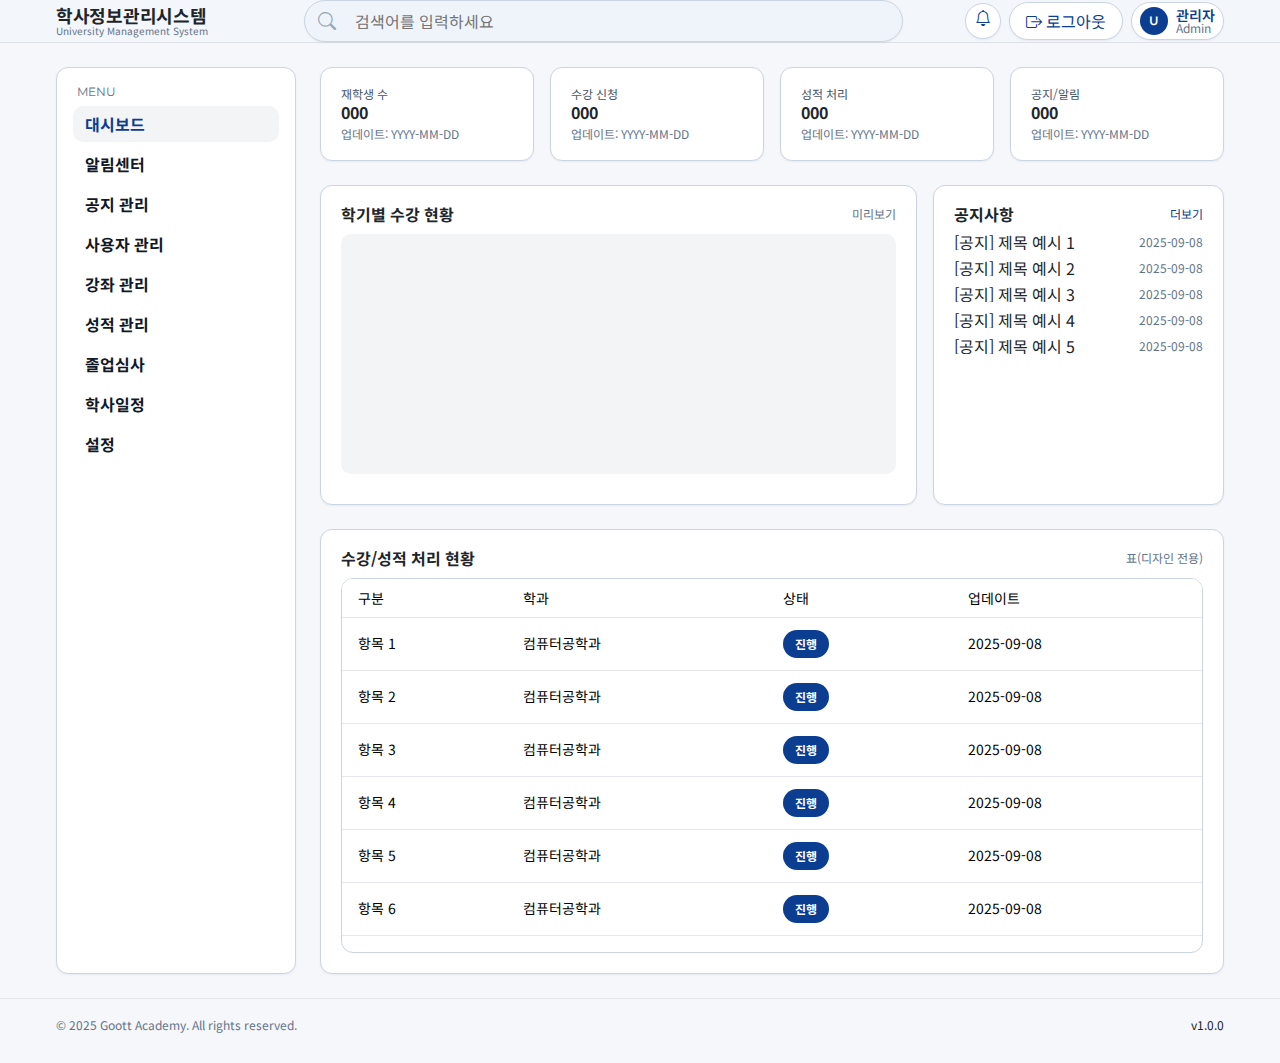
<file: 20250908/index.html>
<!DOCTYPE html>
<html lang="ko">
<head>
  <meta charset="UTF-8" />
  <meta name="viewport" content="width=device-width, initial-scale=1.0"/>
  <title>학사정보관리시스템</title>

  <!-- Fonts -->
  <link href="https://fonts.googleapis.com/css2?family=Montserrat:wght@400;500;600;700&family=Noto+Sans+KR:wght@400;500;700&display=swap" rel="stylesheet">

  <!-- Bootstrap & Icons (CDN) -->
  <link rel="stylesheet" href="https://cdn.jsdelivr.net/npm/bootstrap@5.3.3/dist/css/bootstrap.min.css"/>
  <link rel="stylesheet" href="https://cdn.jsdelivr.net/npm/bootstrap-icons@1.11.3/font/bootstrap-icons.css"/>

  <!-- App CSS -->
  <link rel="stylesheet" href="style/style.css"/>
</head>
<body class="bg-page">

  <!-- Header -->
  <header class="app-header bg-header border-bottom">
    <div class="container-1200 d-flex align-items-center gap-3">
      <!-- 좌: 로고 -->
      <div class="me-auto">
        <div class="brand-title">학사정보관리시스템</div>
        <div class="brand-sub">University Management System</div>
      </div>

      <!-- 중앙: 검색 -->
      <div class="header-search mx-auto">
        <i class="bi bi-search"></i>
        <input type="text" placeholder="검색어를 입력하세요" />
      </div>

      <!-- 우: 알림 / 로그아웃 / 프로필 -->
      <div class="d-flex align-items-center gap-2">
        <button class="icon-pill" title="알림">
          <i class="bi bi-bell"></i>
          <span class="badge-dot"></span>
        </button>

        <a href="login.html" class="btn btn-white rounded-pill h-40 px-3 d-flex align-items-center gap-1">
          <i class="bi bi-box-arrow-right"></i>
          <span>로그아웃</span>
        </a>

        <div class="btn btn-white rounded-pill h-40 px-2 d-flex align-items-center gap-2">
          <div class="avatar">U</div>
          <div class="text-start lh-1">
            <div class="text-navy fw-600 small">관리자</div>
            <div class="text-gray-500 xsmall">Admin</div>
          </div>
        </div>
      </div>
    </div>
  </header>

  <!-- Main -->
  <main class="py-4">
    <div class="container-1200 d-flex gap-24">
      <!-- Sidebar -->
      <aside class="sidebar card-white">
        <div class="menu-cap">MENU</div>
        <ul class="menu-list">
          <li><a class="active" href="#">대시보드</a></li>
          <li><a href="#">알림센터</a></li> <!-- notification -->
          <li><a href="#">공지 관리</a></li> <!--notice  -->
          <li><a href="#">사용자 관리</a></li> <!-- users -->
          <li><a href="#">강좌 관리</a></li> <!-- course -->
          <li><a href="#">성적 관리</a></li> <!--grade -->
          <li><a href="#">졸업심사</a></li> <!-- graduations -->
          <li><a href="calendar.html">학사일정</a></li>
          <li><a href="#">설정</a></li><!--  -->
        </ul>
      </aside>

      <!-- Content -->
      <section class="flex-1 d-flex flex-column gap-24">
        <!-- KPI -->
        <div class="row g-3">
          <div class="col-12 col-md-6 col-lg-3">
            <div class="card-white p-20">
              <div class="text-gray-600 xsmall mb-1">재학생 수</div>
              <div class="fs-24 fw-700">000</div>
              <div class="xsmall text-gray-500 mt-2">업데이트: YYYY-MM-DD</div>
            </div>
        </div> 
          <div class="col-12 col-md-6 col-lg-3">
            <div class="card-white p-20">
              <div class="text-gray-600 xsmall mb-1">수강 신청</div>
              <div class="fs-24 fw-700">000</div>
              <div class="xsmall text-gray-500 mt-2">업데이트: YYYY-MM-DD</div>
            </div>
          </div>
          <div class="col-12 col-md-6 col-lg-3">
            <div class="card-white p-20">
              <div class="text-gray-600 xsmall mb-1">성적 처리</div>
              <div class="fs-24 fw-700">000</div>
              <div class="xsmall text-gray-500 mt-2">업데이트: YYYY-MM-DD</div>
            </div>
          </div>
          <div class="col-12 col-md-6 col-lg-3">
            <div class="card-white p-20">
              <div class="text-gray-600 xsmall mb-1">공지/알림</div>
              <div class="fs-24 fw-700">000</div>
              <div class="xsmall text-gray-500 mt-2">업데이트: YYYY-MM-DD</div>
            </div>
          </div>
        </div>

        <!-- 상단 2열 -->
        <div class="row g-3">
          <div class="col-12 col-lg-8">
            <div class="card-white p-20 h-320">
              <div class="d-flex justify-content-between align-items-center mb-12">
                <div class="fw-700">학기별 수강 현황</div>
                <div class="xsmall text-gray-500">미리보기</div>
              </div>
              <div class="chart-placeholder"></div>
            </div>
          </div>

          <div class="col-12 col-lg-4">
            <div class="card-white p-20 h-320">
              <div class="d-flex justify-content-between align-items-center mb-12">
                <div class="fw-700">공지사항</div>
                <a href="#" class="xsmall text-navy">더보기</a>
              </div>
              <ul class="notice-list">
                <li><span class="truncate">[공지] 제목 예시 1</span><span class="xsmall text-gray-500">2025-09-08</span></li>
                <li><span class="truncate">[공지] 제목 예시 2</span><span class="xsmall text-gray-500">2025-09-08</span></li>
                <li><span class="truncate">[공지] 제목 예시 3</span><span class="xsmall text-gray-500">2025-09-08</span></li>
                <li><span class="truncate">[공지] 제목 예시 4</span><span class="xsmall text-gray-500">2025-09-08</span></li>
                <li><span class="truncate">[공지] 제목 예시 5</span><span class="xsmall text-gray-500">2025-09-08</span></li>
              </ul>
            </div>
          </div>
        </div>

        <!-- 하단 테이블 -->
        <div class="card-white p-20">
          <div class="d-flex justify-content-between align-items-center mb-12">
            <div class="fw-700">수강/성적 처리 현황</div>
            <div class="xsmall text-gray-500">표(디자인 전용)</div>
          </div>

          <div class="table-wrap">
            <table class="table align-middle">
              <thead>
                <tr>
                  <th>구분</th>
                  <th>학과</th>
                  <th>상태</th>
                  <th>업데이트</th>
                </tr>
              </thead>
              <tbody>
                <!-- 반복 예시 -->
                <tr>
                  <td>항목 1</td>
                  <td>컴퓨터공학과</td>
                  <td><span class="pill pill-navy">진행</span></td>
                  <td>2025-09-08</td>
                </tr>
                <tr>
                  <td>항목 2</td>
                  <td>컴퓨터공학과</td>
                  <td><span class="pill pill-navy">진행</span></td>
                  <td>2025-09-08</td>
                </tr>
                <tr>
                  <td>항목 3</td>
                  <td>컴퓨터공학과</td>
                  <td><span class="pill pill-navy">진행</span></td>
                  <td>2025-09-08</td>
                </tr>
                <tr>
                  <td>항목 4</td>
                  <td>컴퓨터공학과</td>
                  <td><span class="pill pill-navy">진행</span></td>
                  <td>2025-09-08</td>
                </tr>
                <tr>
                  <td>항목 5</td>
                  <td>컴퓨터공학과</td>
                  <td><span class="pill pill-navy">진행</span></td>
                  <td>2025-09-08</td>
                </tr>
                <tr>
                  <td>항목 6</td>
                  <td>컴퓨터공학과</td>
                  <td><span class="pill pill-navy">진행</span></td>
                  <td>2025-09-08</td>
                </tr>
              </tbody>
            </table>
          </div>
        </div>

      </section>
    </div>
  </main>

  <!-- Footer -->
  <footer class="app-footer">
    <div class="container-1200 d-flex justify-content-between align-items-center">
      <p class="xsmall text-gray-500 mb-0">© 2025 Goott Academy. All rights reserved.</p>
      <span class="xsmall text-gray-400">v1.0.0</span>
    </div>
  </footer>

</body>
</html>
</file>
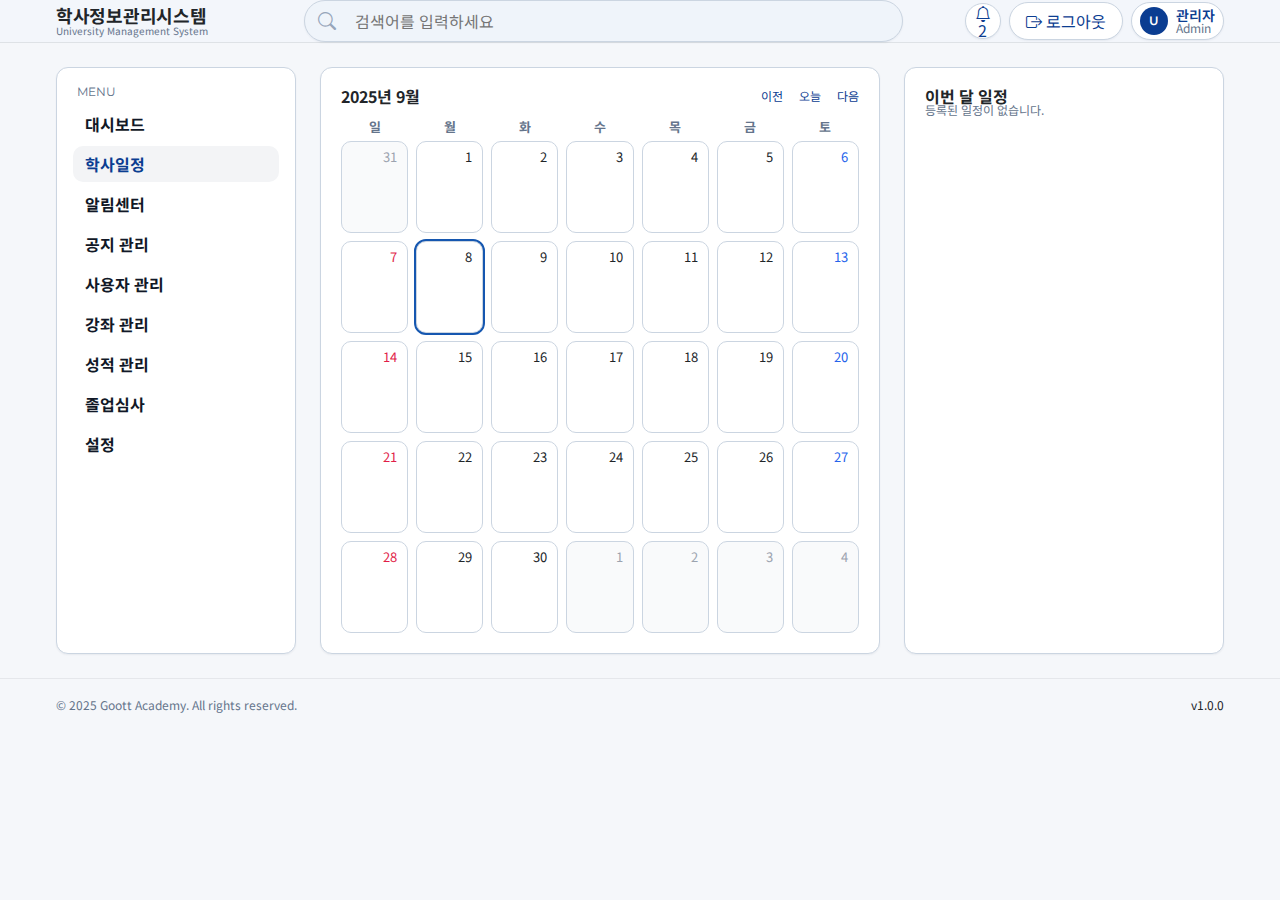
<file: 20250908/calendar.html>
<!DOCTYPE html>
<html lang="ko">
<head>
  <meta charset="UTF-8" />
  <meta name="viewport" content="width=device-width, initial-scale=1.0"/>
  <title>학사정보관리시스템 - 학사일정</title>

  <link href="https://fonts.googleapis.com/css2?family=Montserrat:wght@400;500;600;700&family=Noto+Sans+KR:wght@400;500;700&display=swap" rel="stylesheet">
  <link rel="stylesheet" href="https://cdn.jsdelivr.net/npm/bootstrap@5.3.3/dist/css/bootstrap.min.css"/>
  <link rel="stylesheet" href="https://cdn.jsdelivr.net/npm/bootstrap-icons@1.11.3/font/bootstrap-icons.css"/>
  <link rel="stylesheet" href="style/style.css"/>
</head>
<body class="bg-page">
  <!-- Header (공통) -->
  <header class="app-header bg-header border-bottom">
    <div class="container-1200 d-flex align-items-center gap-3">
      <div class="me-auto">
        <div class="brand-title">학사정보관리시스템</div>
        <div class="brand-sub">University Management System</div>
      </div>

      <div class="header-search mx-auto">
        <i class="bi bi-search"></i>
        <input type="text" placeholder="검색어를 입력하세요" />
      </div>

      <div class="d-flex align-items-center gap-2">
        <button class="icon-pill" title="알림">
          <i class="bi bi-bell"></i>
          <span class="badge-dot">2</span>
        </button>
        <a href="login.html" class="btn btn-white rounded-pill h-40 px-3 d-flex align-items-center gap-1">
          <i class="bi bi-box-arrow-right"></i>
          <span>로그아웃</span>
        </a>
        <div class="btn btn-white rounded-pill h-40 px-2 d-flex align-items-center gap-2">
          <div class="avatar">U</div>
          <div class="text-start lh-1">
            <div class="text-navy fw-600 small">관리자</div>
            <div class="text-gray-500 xsmall">Admin</div>
          </div>
        </div>
      </div>
    </div>
  </header>

  <!-- Main -->
  <main class="py-4">
    <div class="container-1200 d-flex gap-24">
      <!-- Sidebar -->
      <aside class="sidebar card-white">
        <div class="menu-cap">MENU</div>
        <ul class="menu-list">
          <li><a href="index.html">대시보드</a></li>
          <li><a class="active" href="#">학사일정</a></li>
          <li><a href="#">알림센터</a></li>
          <li><a href="#">공지 관리</a></li>
          <li><a href="#">사용자 관리</a></li>
          <li><a href="#">강좌 관리</a></li>
          <li><a href="#">성적 관리</a></li>
          <li><a href="#">졸업심사</a></li>
          <li><a href="#">설정</a></li>
        </ul>
      </aside>

      <!-- Content -->
      <section class="flex-1 d-flex gap-24">
        <!-- 달력 -->
        <div class="card-white p-20 flex-1">
          <div class="d-flex justify-content-between align-items-center mb-16">
            <div class="fw-700 fs-18">2025년 9월</div>
            <div class="d-flex align-items-center gap-16 xsmall text-gray-600">
              <a href="#" class="text-navy">이전</a>
              <a href="#" class="text-navy">오늘</a>
              <a href="#" class="text-navy">다음</a>
            </div>
          </div>

          <!-- 간단 월 달력 (정적) -->
          <div class="calendar-grid">
            <!-- 요일 -->
            <div class="calendar-head">일</div>
            <div class="calendar-head">월</div>
            <div class="calendar-head">화</div>
            <div class="calendar-head">수</div>
            <div class="calendar-head">목</div>
            <div class="calendar-head">금</div>
            <div class="calendar-head">토</div>
            <!-- 날짜 (예시) -->
            <div class="calendar-cell muted">31</div>
            <div class="calendar-cell">1</div>
            <div class="calendar-cell">2</div>
            <div class="calendar-cell">3</div>
            <div class="calendar-cell">4</div>
            <div class="calendar-cell">5</div>
            <div class="calendar-cell blue">6</div>

            <div class="calendar-cell red">7</div>
            <div class="calendar-cell selected">8</div>
            <div class="calendar-cell">9</div>
            <div class="calendar-cell">10</div>
            <div class="calendar-cell">11</div>
            <div class="calendar-cell">12</div>
            <div class="calendar-cell blue">13</div>

            <div class="calendar-cell red">14</div>
            <div class="calendar-cell">15</div>
            <div class="calendar-cell">16</div>
            <div class="calendar-cell">17</div>
            <div class="calendar-cell">18</div>
            <div class="calendar-cell">19</div>
            <div class="calendar-cell blue">20</div>

            <div class="calendar-cell red">21</div>
            <div class="calendar-cell">22</div>
            <div class="calendar-cell">23</div>
            <div class="calendar-cell">24</div>
            <div class="calendar-cell">25</div>
            <div class="calendar-cell">26</div>
            <div class="calendar-cell blue">27</div>

            <div class="calendar-cell red">28</div>
            <div class="calendar-cell">29</div>
            <div class="calendar-cell">30</div>
            <div class="calendar-cell muted">1</div>
            <div class="calendar-cell muted">2</div>
            <div class="calendar-cell muted">3</div>
            <div class="calendar-cell muted">4</div>
          </div>
        </div>

        <!-- 일정 패널 -->
        <aside class="card-white p-20 w-320">
          <div class="fw-700 mb-8">이번 달 일정</div>
          <div class="xsmall text-gray-500">등록된 일정이 없습니다.</div>
        </aside>
      </section>
    </div>
  </main>

  <footer class="app-footer">
    <div class="container-1200 d-flex justify-content-between align-items-center">
      <p class="xsmall text-gray-500 mb-0">© 2025 Goott Academy. All rights reserved.</p>
      <span class="xsmall text-gray-400">v1.0.0</span>
    </div>
  </footer>
</body>
</html>
</file>
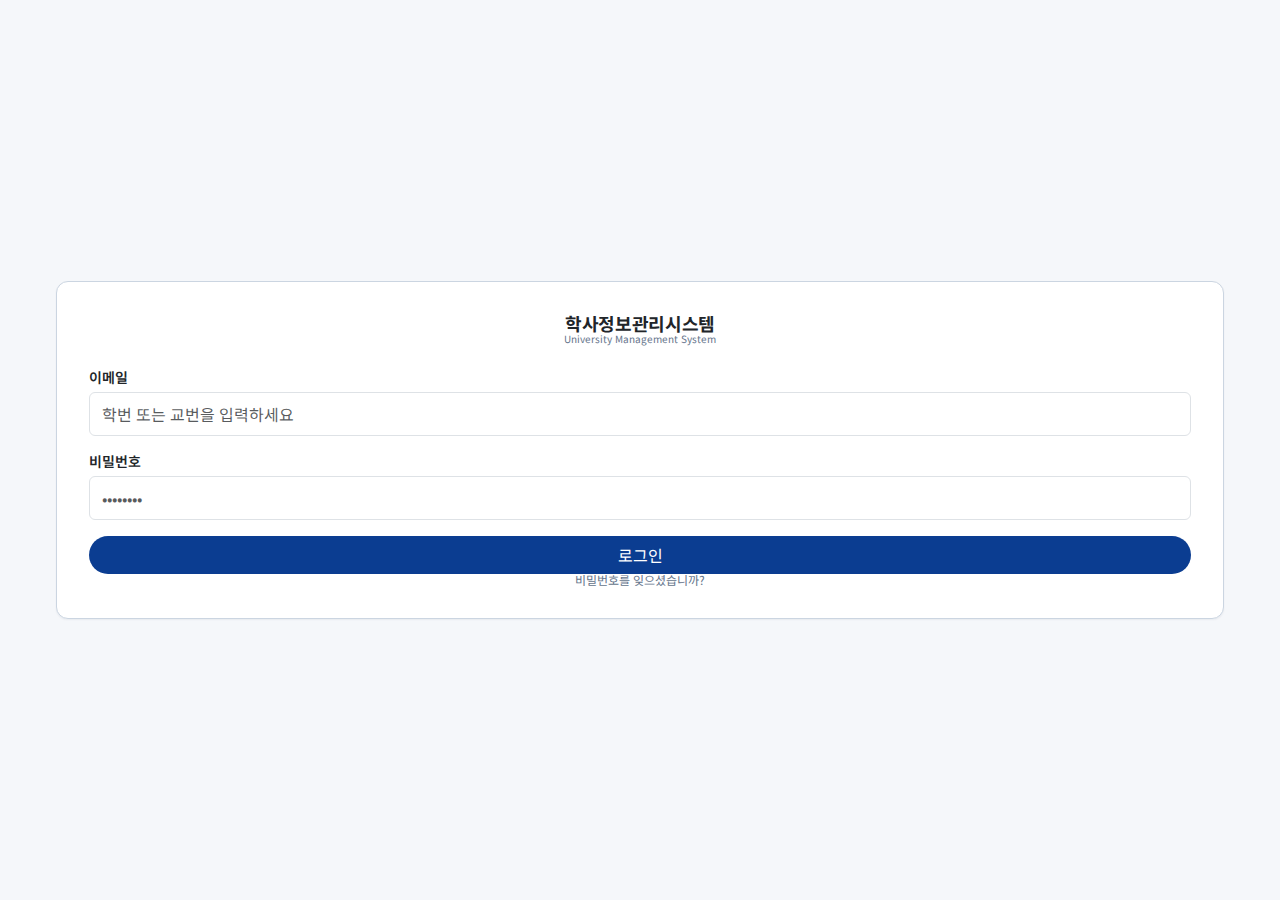
<file: 20250908/login.html>
<!DOCTYPE html>
<html lang="ko">
<head>
  <meta charset="UTF-8" />
  <meta name="viewport" content="width=device-width, initial-scale=1.0"/>
  <title>학사정보관리시스템 - 로그인</title>

  <link href="https://fonts.googleapis.com/css2?family=Montserrat:wght@400;500;600;700&family=Noto+Sans+KR:wght@400;500;700&display=swap" rel="stylesheet">
  <link rel="stylesheet" href="https://cdn.jsdelivr.net/npm/bootstrap@5.3.3/dist/css/bootstrap.min.css"/>
  <link rel="stylesheet" href="style/style.css"/>
</head>
<body class="bg-page">

  <main class="min-vh-100 d-flex align-items-center">
    <div class="container-1200">
      <div class="mx-auto login-card card-white p-32">
        <div class="text-center mb-24">
          <div class="brand-title">학사정보관리시스템</div>
          <div class="brand-sub">University Management System</div>
        </div>

        <form action="index.html" method="get" class="d-grid gap-16">
          <div>
            <label class="form-label small fw-600">이메일</label>
            <input class="form-control h-44" type="number" placeholder="학번 또는 교번을 입력하세요" required>
          </div>
          <div>
            <label class="form-label small fw-600">비밀번호</label>
            <input class="form-control h-44" type="password" placeholder="••••••••" required>
          </div>
          <button type="submit" class="btn btn-navy h-44 rounded-pill">로그인</button>
        </form>

        <div class="text-center mt-16 xsmall text-gray-500">비밀번호를 잊으셨습니까?</div>
      </div>
    </div>
  </main>

</body>
</html>
</file>
<file: 20250908/style/style.css>
@import url('https://fonts.googleapis.com/css2?family=Montserrat:wght@400;500;600;700&family=Noto+Sans+KR:wght@400;500;700&display=swap');

/* ===== Reset (요청 포맷) ===== */
html, body, div, span, applet, object, iframe,
h1, h2, h3, h4, h5, h6, p, blockquote, pre,
a, abbr, acronym, address, big, cite, code,
del, dfn, em, img, ins, kbd, q, s, samp,
small, strike, strong, sub, sup, tt, var,
b, u, i, center,
dl, dt, dd, ol, ul, li,
fieldset, form, label, legend,
table, caption, tbody, tfoot, thead, tr, th, td,
article, aside, canvas, details, embed,
figure, figcaption, footer, header, hgroup,
menu, nav, output, ruby, section, summary,
time, mark, audio, video {
  margin: 0;
  padding: 0;
  border: 0;
  font-size: 100%;
  font: inherit;
  vertical-align: baseline;
}
article, aside, details, figcaption, figure,
footer, header, hgroup, menu, nav, section {
  display: block;
}
body {
  line-height: 1;
  font-family: "Noto Sans KR", "Montserrat", system-ui, -apple-system, Segoe UI, Roboto, "Apple SD Gothic Neo", "Malgun Gothic", sans-serif;
}
ol, ul { list-style: none; }
blockquote, q { quotes: none; }
blockquote::before, blockquote::after, q::before, q::after { content: ''; }

/* ===== Design Tokens ===== */
:root{
  /* Brand */
  --navy-700:#0B3D91;
  --navy-600:#1557B0;
  --navy-50:#E6EEF9;

  /* Gray */
  --gray-900:#0F172A;
  --gray-700:#334155;
  --gray-600:#475569;
  --gray-500:#64748B;
  --gray-400:#94A3B8;
  --gray-300:#CBD5E1;
  --gray-200:#E5E7EB;
  --gray-100:#F3F4F6;

  --white:#ffffff;

  /* Layout */
  --container:1200px;
  --radius-lg:12px;
  --radius-md:10px;
  --shadow-sm:0 1px 2px rgba(15,41,64,.06);
}

/* ===== Utilities ===== */
* { box-sizing: border-box; }
html, body { height: 100%; }
a { color: inherit; text-decoration: none; }
img { max-width: 100%; display: block; }
.en { font-family: "Montserrat", sans-serif; }

.bg-page { background:#F5F7FA; }
.text-navy { color: var(--navy-700); }
.text-gray-500 { color: var(--gray-500); }
.text-gray-600 { color: var(--gray-600); }
.xsmall { font-size: 12px; }
.small { font-size: 14px; }
.fw-600 { font-weight: 600; }
.fw-700 { font-weight: 700; }

.container-1200 {
  width: min(100%, var(--container));
  margin-inline: auto;
  padding-inline: 16px;
}

.h-40 { height: 40px; }
.h-44 { height: 44px; }
.h-320 { height: 320px; }
.w-320 { width: 320px; }

.gap-8 { gap: 8px; }
.gap-16 { gap: 16px; }
.gap-24 { gap: 24px; }

/* ===== Header ===== */
.app-header {
  position: sticky;
  top: 0;
  z-index: 10;
  background: #F3F6FB;
  border-bottom: 1px solid var(--gray-200);
}

.app-header .wrap {
  display: flex;
  align-items: center;
  justify-content: space-between;
  gap: 16px;
  min-height: 80px;     /* ✅ 헤더 전체 높이 ↑ (여유 공간) */
  padding: 0 0;         /* 좌우 패딩만 유지 */
}

.brand-title {
  font-size: 18px;
  font-weight: 700;
  letter-spacing: -.3px;
}
.brand-sub {
  font-size: 10px;
  color: var(--gray-500);
  margin-top: 2px;
}

.header-search {
  position: relative;
  width: min(720px, 52vw);
  margin-inline: auto;
  transform: translateX(40px);
}
.header-search i {
  position: absolute;
  left: 14px;
  top: 50%;
  transform: translateY(-50%);
  color: #97A6BA;
  font-size: 18px;
}

.header-search input{
  width: 90%;
  height: 42px;                     
  padding: 0 16px 0 50px;           
  border-radius: 9999px;
  border: 1px solid var(--gray-300);
  background: #EFF4FA;
  outline: none;
  box-shadow: 0 1px 2px rgba(15,41,64,.06); 
}


.header-search input:focus {
  background: #fff;
  border-color: var(--navy-600);
}

.icon-pill {
  position: relative;
  width: 36px;             
  height: 36px;           
  border-radius: 9999px;
  border: 1px solid var(--gray-300);
  background: #fff;
  display: grid;
  place-items: center;
  color: var(--navy-700);
  box-shadow: var(--shadow-sm);
  cursor: pointer;
}
.icon-pill:hover { background: var(--gray-100); }

/*
.badge-dot {
  position: absolute;
  top: -6px;
  right: -4px;
  min-width: 18px;
  height: 18px;
  padding: 0 4px;
  background: #DC2626;
  color: #fff;
  font-size: 11px;
  font-weight: 700;
  border-radius: 9999px;
  display: grid;
  place-items: center;
}
*/

.btn-white {
  height: 38px;           
  padding: 0 14px;
  background: #fff;
  border: 1px solid var(--gray-300);
  color: var(--navy-700);
  box-shadow: var(--shadow-sm);
  display: inline-flex;
  align-items: center;
  gap: 6px;
  border-radius: 9999px;
}
.btn-white:hover { background: var(--gray-100); }

.btn-navy {
  height: 38px;          
  padding: 0 14px;
  background: var(--navy-700);
  color: #fff;
  border: 0;
  display: inline-flex;
  align-items: center;
  justify-content: center;
  border-radius: 9999px;
}
.btn-navy:hover { background: var(--navy-600); }

.avatar {
  width: 28px;             
  height: 28px;
  border-radius: 9999px;
  background: var(--navy-700);
  color: #fff;
  display: grid;
  place-items: center;
  font-family: "Montserrat", sans-serif;
  font-weight: 600;
  font-size: 12px;
}

/* ===== Surface / Card ===== */
.card-white{
  background:#fff; border:1px solid var(--gray-300);
  border-radius: var(--radius-lg);
  box-shadow: var(--shadow-sm);
}
.p-20 { padding: 20px; }
.p-32 { padding: 32px; }
.mb-12 { margin-bottom: 12px; }
.mb-16 { margin-bottom: 16px; }
.mb-24 { margin-bottom: 24px; }

/* ===== Layout ===== */
.main-area { padding-block: 16px 24px; }
.flex-row { display:flex; gap:24px; }
.flex-1 { flex: 1 1 0; }

/* ===== Sidebar ===== */
.sidebar {
  width: 240px; padding: 16px;
}
.menu-cap {
  font-family: "Montserrat", sans-serif;
  font-size: 12px; color: var(--gray-500);
  margin: 2px 4px 8px;
}
.menu-list { display: grid; gap: 4px; }
.menu-list a{
  display:block; padding:10px 12px;
  border-radius: var(--radius-md);
  color:#111827; font-weight: 700;
}
.menu-list a:hover{ background: var(--gray-100); }
.menu-list a.active{ background: var(--gray-100); color: var(--navy-700); }

/* ===== KPI / Notice ===== */
.kpi-title { color: var(--gray-600); font-size: 12px; margin-bottom: 4px; }
.kpi-value { font-size: 24px; font-weight: 700; }
.notice-list{ display:grid; gap: 10px; }
.notice-list li{
  display:flex; align-items:center; justify-content:space-between; gap:12px;
}
.truncate{ max-width:70%; overflow:hidden; text-overflow:ellipsis; white-space:nowrap; }

/* ===== Table ===== */
.table-wrap{
  border: 1px solid var(--gray-300);
  border-radius: var(--radius-lg);
  overflow: hidden;
}
.table{ width:100%; border-collapse: collapse; }
.table thead { background:#F8FAFC; }
.table th, .table td {
  padding: 12px 16px; font-size: 14px; border-bottom:1px solid var(--gray-200);
  text-align:left;
}
.pill{
  display:inline-flex; align-items:center; height:28px; padding:0 12px;
  border-radius:9999px; font-size:12px; font-weight:700;
}
.pill-navy{ background: var(--navy-700); color:#fff; }

/* ===== Chart placeholder ===== */
.chart-placeholder{
  height: 240px; width: 100%;
  background: rgba(15,41,64,.05);
  border-radius: 10px;
}

/* ===== Calendar (정적 스타일) ===== */
.calendar-grid{
  display:grid; grid-template-columns: repeat(7, 1fr); gap: 8px;
}
.calendar-head{
  text-align:center; font-weight:700; color:#64748B; font-size:13px;
}
.calendar-cell{
  height: 92px; background:#fff; border:1px solid var(--gray-300);
  border-radius: 10px; display:flex; align-items:flex-start; justify-content:flex-end;
  padding: 8px 10px; font-size: 13px; position:relative;
}
.calendar-cell.muted{ color:#9CA3AF; background:#F9FAFB; }
.calendar-cell.red{ color:#e11d48; }
.calendar-cell.blue{ color:#2563eb; }
.calendar-cell.selected{ outline:2px solid var(--navy-600); }

/* ===== Footer ===== */
.app-footer { padding: 20px 0 32px; border-top: 1px solid var(--gray-200); background: transparent; }
</file>
